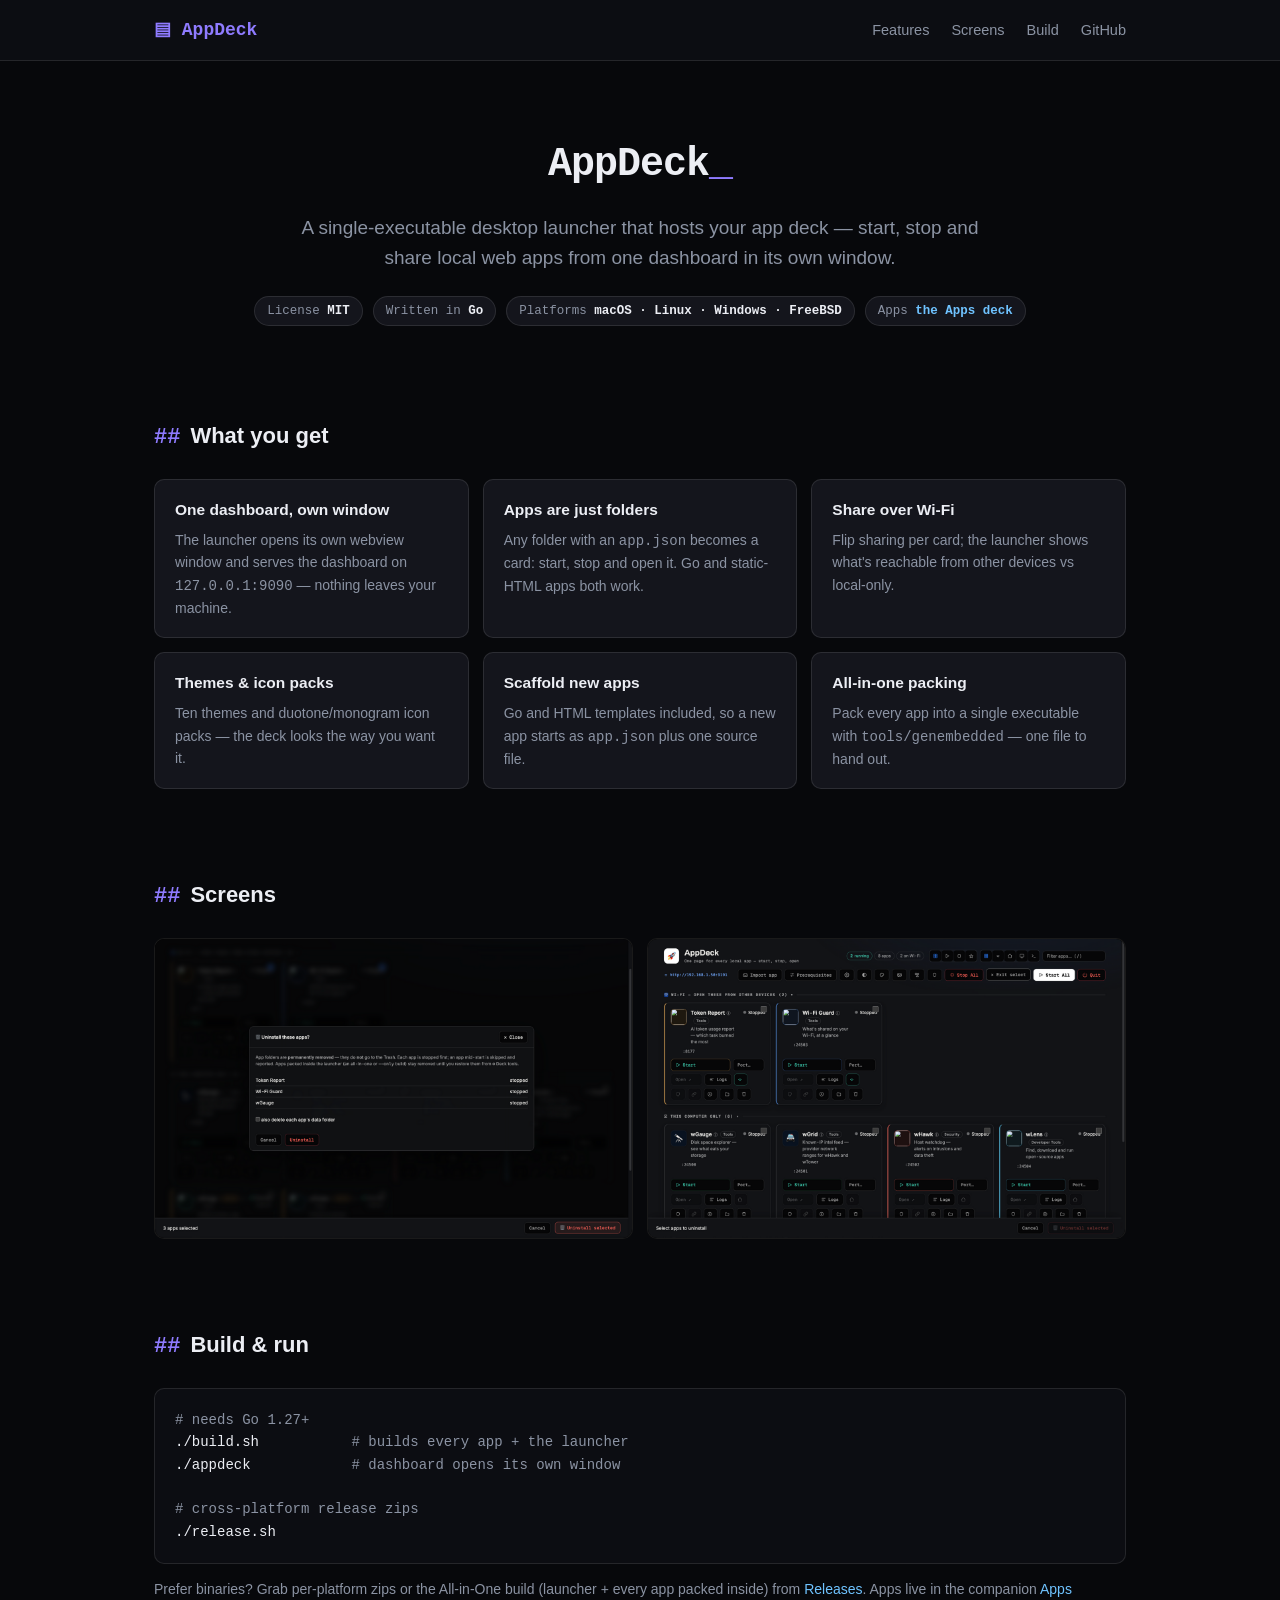
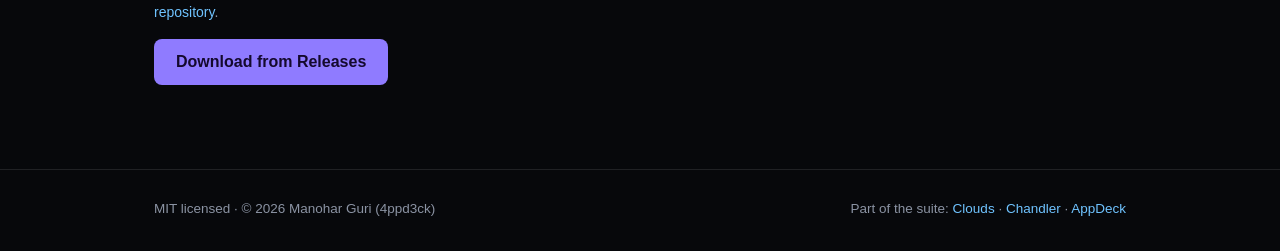
<file: docs/index.html>
<!DOCTYPE html>
<html lang="en">
<head>
<meta charset="UTF-8">
<meta name="viewport" content="width=device-width, initial-scale=1.0">
<title>AppDeck — one executable for your whole app deck</title>
<meta name="description" content="A single-executable desktop launcher that hosts, runs and shares local web apps from one dashboard.">
<style>
  :root {
    --bg: #07080b; --bg2: #0c0d12; --panel: #14151c; --border: rgba(255,255,255,.10);
    --text: #eceef4; --muted: #8b93a3; --accent: #8f7bff; --accent2: #6fc3ff;
    --mono: ui-monospace, "SF Mono", "Cascadia Code", Menlo, Consolas, monospace;
  }
  * { margin: 0; padding: 0; box-sizing: border-box; }
  body { background: var(--bg); color: var(--text); font: 16px/1.6 -apple-system, "Segoe UI", Roboto, sans-serif; }
  a { color: var(--accent2); text-decoration: none; }
  a:hover { text-decoration: underline; }
  .wrap { max-width: 1020px; margin: 0 auto; padding: 0 24px; }
  header { border-bottom: 1px solid var(--border); background: var(--bg2); }
  header .wrap { display: flex; align-items: center; justify-content: space-between; height: 60px; }
  .logo { font-family: var(--mono); font-weight: 700; font-size: 18px; color: var(--accent); }
  nav a { color: var(--muted); margin-left: 22px; font-size: 14.5px; }
  nav a:hover { color: var(--text); }
  .hero { padding: 72px 0 48px; text-align: center; }
  .hero h1 { font-family: var(--mono); font-size: 40px; letter-spacing: -1px; }
  .hero h1 span { color: var(--accent); }
  .hero p.tagline { font-size: 19px; color: var(--muted); margin: 16px auto 0; max-width: 680px; }
  .badges { margin-top: 22px; display: flex; gap: 10px; justify-content: center; flex-wrap: wrap; }
  .badge { font-family: var(--mono); font-size: 12.5px; color: var(--muted); border: 1px solid var(--border); border-radius: 999px; padding: 4px 12px; background: var(--panel); }
  .badge b { color: var(--text); font-weight: 600; }
  section { padding: 44px 0; }
  h2 { font-size: 22px; margin-bottom: 24px; }
  h2 .k { font-family: var(--mono); color: var(--accent); margin-right: 10px; }
  .grid { display: grid; grid-template-columns: repeat(auto-fit, minmax(280px, 1fr)); gap: 14px; }
  .card { background: var(--panel); border: 1px solid var(--border); border-radius: 10px; padding: 18px 20px; }
  .card h3 { font-size: 15.5px; margin-bottom: 6px; color: var(--text); }
  .card p { font-size: 14px; color: var(--muted); }
  .shots { display: grid; grid-template-columns: 1fr 1fr; gap: 14px; }
  .shots img { width: 100%; border: 1px solid var(--border); border-radius: 10px; display: block; background: #000; }
  @media (max-width: 700px) { .shots { grid-template-columns: 1fr; } }
  .install { background: var(--bg2); border: 1px solid var(--border); border-radius: 10px; padding: 20px; font-family: var(--mono); font-size: 14px; overflow-x: auto; white-space: pre; color: var(--text); }
  .install .c { color: var(--muted); }
  .install .p { color: var(--accent); }
  .cta { display: inline-block; margin-top: 16px; background: var(--accent); color: #14092e; font-weight: 600; padding: 10px 22px; border-radius: 8px; }
  .cta:hover { text-decoration: none; filter: brightness(1.08); }
  footer { border-top: 1px solid var(--border); margin-top: 40px; padding: 28px 0 40px; color: var(--muted); font-size: 13.5px; }
  footer .wrap { display: flex; justify-content: space-between; flex-wrap: wrap; gap: 10px; }
</style>
</head>
<body>
<header><div class="wrap">
  <div class="logo">▤ AppDeck</div>
  <nav><a href="#features">Features</a><a href="#screens">Screens</a><a href="#build">Build</a><a href="https://github.com/4ppd3ck/Appdeck">GitHub</a></nav>
</div></header>

<div class="wrap">
  <div class="hero">
    <h1>AppDeck<span>_</span></h1>
    <p class="tagline">A single-executable desktop launcher that hosts your app deck — start, stop and share local web apps from one dashboard in its own window.</p>
    <div class="badges">
      <span class="badge">License <b>MIT</b></span>
      <span class="badge">Written in <b>Go</b></span>
      <span class="badge">Platforms <b>macOS · Linux · Windows · FreeBSD</b></span>
      <span class="badge">Apps <b><a href="https://github.com/4ppd3ck/Apps">the Apps deck</a></b></span>
    </div>
  </div>

  <section id="features">
    <h2><span class="k">##</span>What you get</h2>
    <div class="grid">
      <div class="card"><h3>One dashboard, own window</h3><p>The launcher opens its own webview window and serves the dashboard on <code>127.0.0.1:9090</code> — nothing leaves your machine.</p></div>
      <div class="card"><h3>Apps are just folders</h3><p>Any folder with an <code>app.json</code> becomes a card: start, stop and open it. Go and static-HTML apps both work.</p></div>
      <div class="card"><h3>Share over Wi-Fi</h3><p>Flip sharing per card; the launcher shows what's reachable from other devices vs local-only.</p></div>
      <div class="card"><h3>Themes &amp; icon packs</h3><p>Ten themes and duotone/monogram icon packs — the deck looks the way you want it.</p></div>
      <div class="card"><h3>Scaffold new apps</h3><p>Go and HTML templates included, so a new app starts as <code>app.json</code> plus one source file.</p></div>
      <div class="card"><h3>All-in-one packing</h3><p>Pack every app into a single executable with <code>tools/genembedded</code> — one file to hand out.</p></div>
    </div>
  </section>

  <section id="screens">
    <h2><span class="k">##</span>Screens</h2>
    <div class="shots">
      <img src="screenshots/batch-modal.png" alt="AppDeck batch operations modal">
      <img src="screenshots/select-mode.png" alt="AppDeck card select mode">
    </div>
  </section>

  <section id="build">
    <h2><span class="k">##</span>Build &amp; run</h2>
    <div class="install"><span class="c"># needs Go 1.27+</span>
./build.sh           <span class="c"># builds every app + the launcher</span>
./appdeck            <span class="c"># dashboard opens its own window</span>

<span class="c"># cross-platform release zips</span>
./release.sh</div>
    <p style="margin-top:14px;color:var(--muted);font-size:14px">Prefer binaries? Grab per-platform zips or the All-in-One build (launcher + every app packed inside) from <a href="https://github.com/4ppd3ck/Appdeck/releases">Releases</a>. Apps live in the companion <a href="https://github.com/4ppd3ck/Apps">Apps repository</a>.</p>
    <a class="cta" href="https://github.com/4ppd3ck/Appdeck/releases">Download from Releases</a>
  </section>
</div>

<footer><div class="wrap">
  <div>MIT licensed · © 2026 Manohar Guri (4ppd3ck)</div>
  <div>Part of the suite: <a href="https://4ppd3ck.github.io/clouds/">Clouds</a> · <a href="https://4ppd3ck.github.io/chandler/">Chandler</a> · <a href="https://4ppd3ck.github.io/appdeck/">AppDeck</a></div>
</div></footer>
</body>
</html>
</file>
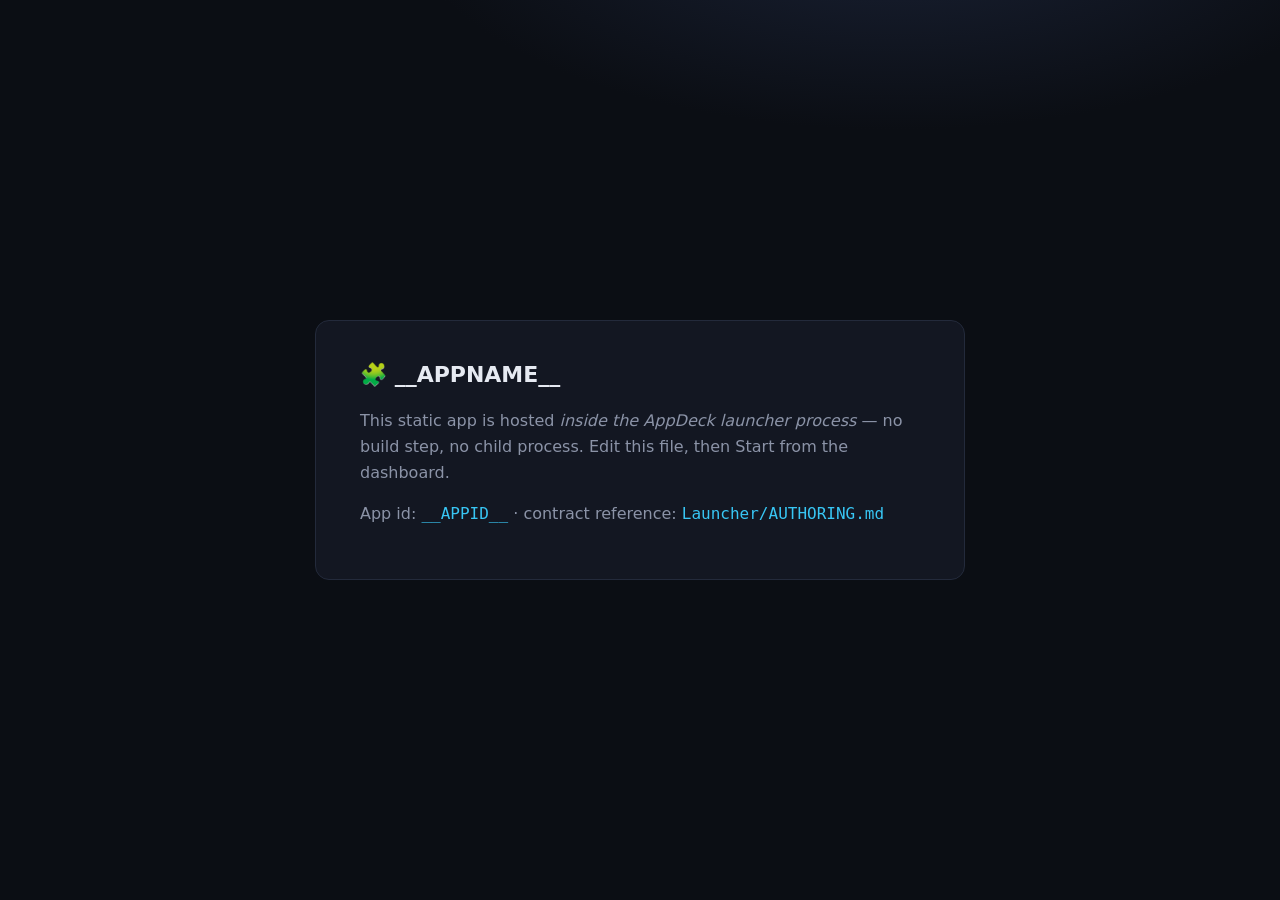
<file: templates/htmlapp/index.html>
<!DOCTYPE html>
<html lang="en">
<head>
<meta charset="UTF-8">
<meta name="viewport" content="width=device-width, initial-scale=1.0">
<title>__APPNAME__</title>
<style>
  :root { color-scheme: dark; }
  body {
    font: 16px/1.6 system-ui, -apple-system, "Segoe UI", sans-serif;
    background: radial-gradient(900px 400px at 70% -10%, #1a2236 0%, #0b0e14 55%);
    color: #e6eaf2; display: grid; place-items: center; min-height: 100vh; margin: 0;
  }
  main {
    background: #131722; border: 1px solid #232a3b; border-radius: 14px;
    padding: 36px 44px; max-width: 560px;
  }
  h1 { margin: 0 0 6px; font-size: 22px; }
  p { color: #8b93a7; }
  code { color: #38c6f4; font-family: ui-monospace, Menlo, monospace; }
</style>
</head>
<body>
<main>
  <h1>🧩 __APPNAME__</h1>
  <p>This static app is hosted <em>inside the AppDeck launcher process</em> —
     no build step, no child process. Edit this file, then Start from the
     dashboard.</p>
  <p>App id: <code>__APPID__</code> · contract reference:
     <code>Launcher/AUTHORING.md</code></p>
</main>
</body>
</html>
</file>
